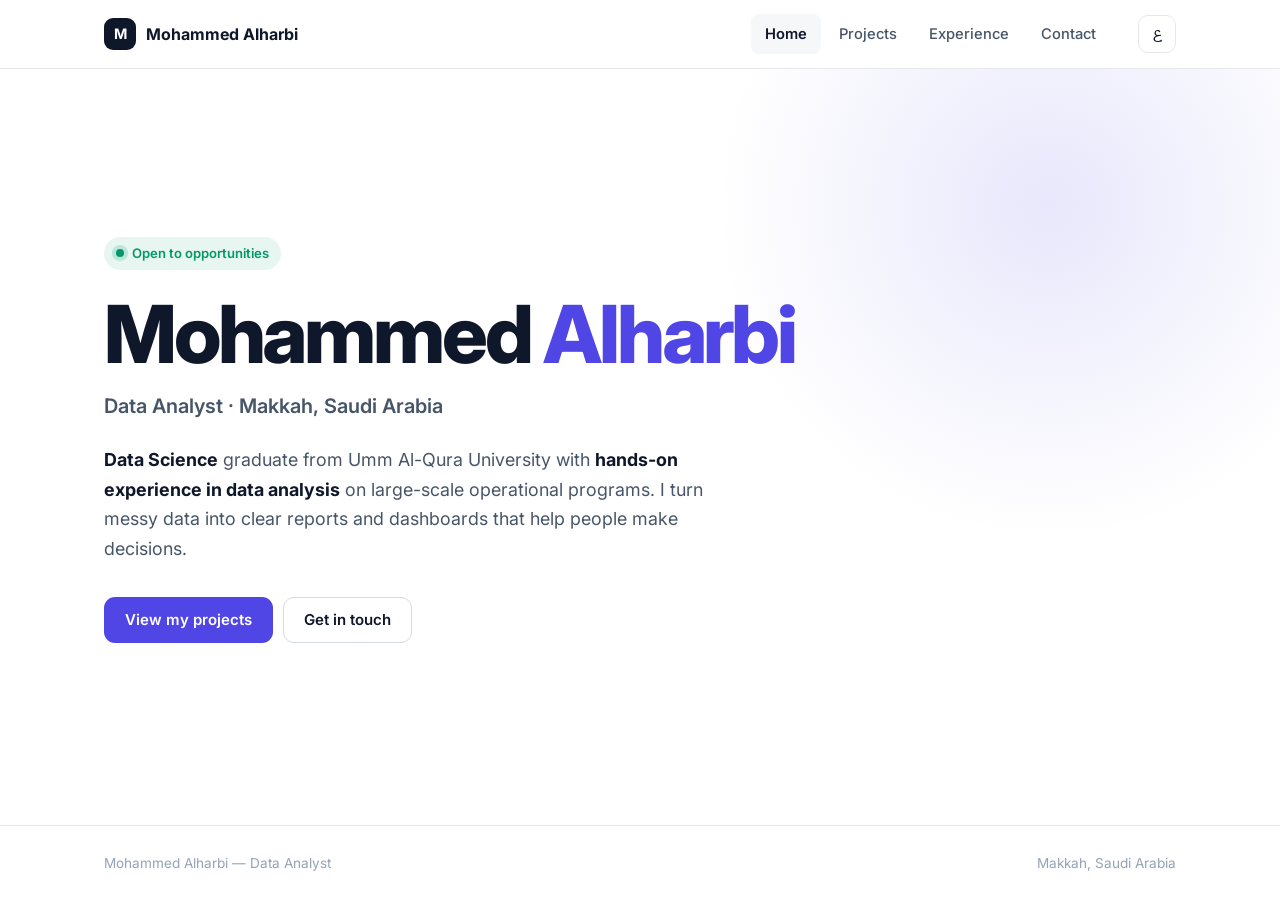
<file: index.html>
<!DOCTYPE html>
<html lang="en" dir="ltr">
<head>
<meta charset="UTF-8">
<meta name="viewport" content="width=device-width, initial-scale=1.0">
<title>Mohammed Alharbi — Data Analyst</title>
<meta name="description" content="Data Analyst in Makkah, Saudi Arabia. Data Science graduate with hands-on experience in data analysis.">
<meta property="og:type" content="website">
<meta property="og:title" content="Mohammed Alharbi — Data Analyst">
<meta property="og:description" content="Data Analyst in Makkah, Saudi Arabia. Data Science graduate with hands-on experience in data analysis.">
<meta property="og:image" content="https://dsmohammedharbi.github.io/og.png">
<meta name="twitter:card" content="summary_large_image">
<meta name="theme-color" content="#FFFFFF">
<link rel="icon" href="favicon.ico" sizes="any">
<link rel="apple-touch-icon" href="apple-touch-icon.png">
<link rel="preconnect" href="https://fonts.googleapis.com">
<link rel="preconnect" href="https://fonts.gstatic.com" crossorigin>
<link href="https://fonts.googleapis.com/css2?family=Inter:wght@400;500;600;700;800&family=IBM+Plex+Sans+Arabic:wght@400;500;600;700&display=swap" rel="stylesheet">
<link rel="stylesheet" href="assets/style.css">
</head>
<body data-page="home" data-title-ar="محمد الحربي — محلل بيانات">

<nav class="nav">
  <div class="nav-in">
    <a class="brand" href="index.html"><span class="mark">M</span><span data-ar="محمد الحربي">Mohammed Alharbi</span></a>
    <ul class="nav-links">
      <li><a href="index.html" data-nav="home" data-ar="الرئيسية">Home</a></li>
      <li><a href="projects.html" data-nav="projects" data-ar="المشاريع">Projects</a></li>
      <li><a href="experience.html" data-nav="experience" data-ar="الخبرة">Experience</a></li>
      <li><a href="contact.html" data-nav="contact" data-ar="تواصل">Contact</a></li>
    </ul>
    <div class="nav-right">
      <button class="icon-btn" id="langBtn" aria-label="Switch language">ع</button>
      <button class="icon-btn burger" id="burger" aria-label="Open menu"><svg viewBox="0 0 24 24"><path d="M3 7h18M3 12h18M3 17h18"/></svg></button>
    </div>
  </div>
</nav>
<div class="sheet" id="sheet">
  <button class="icon-btn sheet-close" id="sheetClose" aria-label="Close menu"><svg viewBox="0 0 24 24"><path d="M18 6 6 18M6 6l12 12"/></svg></button>
  <a href="index.html" data-nav="home" data-ar="الرئيسية">Home</a>
  <a href="projects.html" data-nav="projects" data-ar="المشاريع">Projects</a>
  <a href="experience.html" data-nav="experience" data-ar="الخبرة">Experience</a>
  <a href="contact.html" data-nav="contact" data-ar="تواصل">Contact</a>
</div>

<main>
<section class="home">
  <div class="wrap">
    <span class="pill rv"><i></i><span data-ar="متاح للفرص">Open to opportunities</span></span>
    <h1 class="rv" data-ar="محمد <span>الحربي</span>">Mohammed <span>Alharbi</span></h1>
    <div class="role rv" data-ar="محلل بيانات · مكة المكرمة">Data Analyst · Makkah, Saudi Arabia</div>
    <p class="intro rv" data-ar="خريج <strong>علوم بيانات</strong> من جامعة أم القرى، وعندي <strong>خبرة عملية في تحليل البيانات</strong> على برامج تشغيلية كبيرة. أحوّل البيانات المبعثرة إلى تقارير وداشبوردات واضحة تساعد على اتخاذ القرار.">
      <strong>Data Science</strong> graduate from Umm Al-Qura University with <strong>hands-on experience in data analysis</strong>
      on large-scale operational programs. I turn messy data into clear reports and dashboards that help people make decisions.
    </p>
    <div class="home-actions rv">
      <a class="btn btn-accent" href="projects.html" data-ar="شاهد مشاريعي">View my projects</a>
      <a class="btn btn-line" href="contact.html" data-ar="تواصل معي">Get in touch</a>
    </div>
  </div>
</section>
</main>

<footer>
  <div class="wrap foot">
    <span data-ar="محمد الحربي — محلل بيانات">Mohammed Alharbi — Data Analyst</span>
    <span data-ar="مكة المكرمة، السعودية">Makkah, Saudi Arabia</span>
  </div>
</footer>
<script src="assets/app.js"></script>
</body>
</html>
</file>
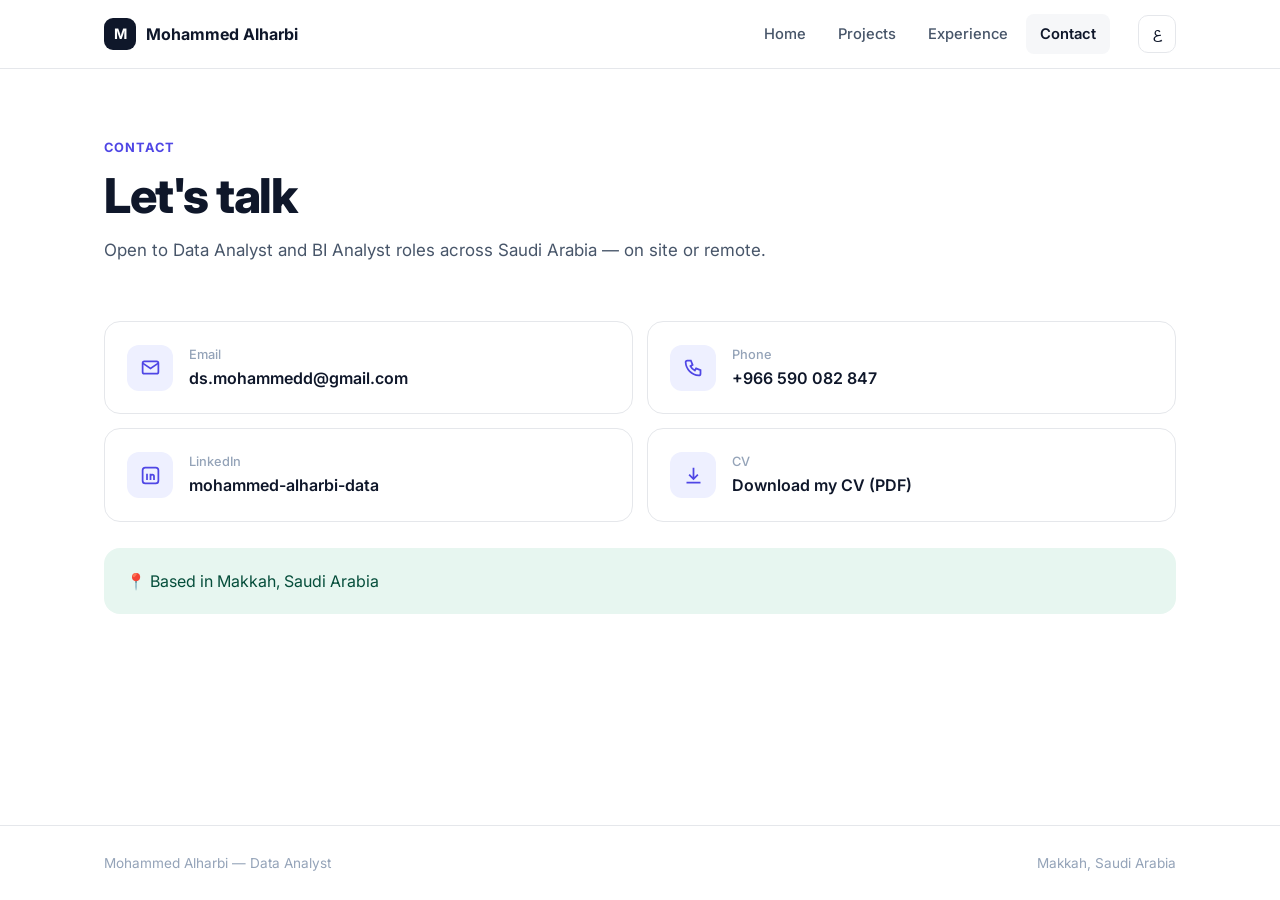
<file: contact.html>
<!DOCTYPE html>
<html lang="en" dir="ltr">
<head>
<meta charset="UTF-8">
<meta name="viewport" content="width=device-width, initial-scale=1.0">
<title>Contact — Mohammed Alharbi</title>
<meta name="description" content="Contact Mohammed Alharbi, Data Analyst in Makkah, Saudi Arabia.">
<meta property="og:type" content="website">
<meta property="og:title" content="Contact — Mohammed Alharbi">
<meta property="og:description" content="Contact Mohammed Alharbi, Data Analyst in Makkah, Saudi Arabia.">
<meta property="og:image" content="https://dsmohammedharbi.github.io/og.png">
<meta name="twitter:card" content="summary_large_image">
<meta name="theme-color" content="#FFFFFF">
<link rel="icon" href="favicon.ico" sizes="any">
<link rel="apple-touch-icon" href="apple-touch-icon.png">
<link rel="preconnect" href="https://fonts.googleapis.com">
<link rel="preconnect" href="https://fonts.gstatic.com" crossorigin>
<link href="https://fonts.googleapis.com/css2?family=Inter:wght@400;500;600;700;800&family=IBM+Plex+Sans+Arabic:wght@400;500;600;700&display=swap" rel="stylesheet">
<link rel="stylesheet" href="assets/style.css">
</head>
<body data-page="contact" data-title-ar="تواصل — محمد الحربي">

<nav class="nav">
  <div class="nav-in">
    <a class="brand" href="index.html"><span class="mark">M</span><span data-ar="محمد الحربي">Mohammed Alharbi</span></a>
    <ul class="nav-links">
      <li><a href="index.html" data-nav="home" data-ar="الرئيسية">Home</a></li>
      <li><a href="projects.html" data-nav="projects" data-ar="المشاريع">Projects</a></li>
      <li><a href="experience.html" data-nav="experience" data-ar="الخبرة">Experience</a></li>
      <li><a href="contact.html" data-nav="contact" data-ar="تواصل">Contact</a></li>
    </ul>
    <div class="nav-right">
      <button class="icon-btn" id="langBtn" aria-label="Switch language">ع</button>
      <button class="icon-btn burger" id="burger" aria-label="Open menu"><svg viewBox="0 0 24 24"><path d="M3 7h18M3 12h18M3 17h18"/></svg></button>
    </div>
  </div>
</nav>
<div class="sheet" id="sheet">
  <button class="icon-btn sheet-close" id="sheetClose" aria-label="Close menu"><svg viewBox="0 0 24 24"><path d="M18 6 6 18M6 6l12 12"/></svg></button>
  <a href="index.html" data-nav="home" data-ar="الرئيسية">Home</a>
  <a href="projects.html" data-nav="projects" data-ar="المشاريع">Projects</a>
  <a href="experience.html" data-nav="experience" data-ar="الخبرة">Experience</a>
  <a href="contact.html" data-nav="contact" data-ar="تواصل">Contact</a>
</div>

<main>
<div class="wrap">
  <header class="page-head rv">
    <span class="eyebrow" data-ar="تواصل">Contact</span>
    <h1 data-ar="خلنا نتكلم">Let's talk</h1>
    <p data-ar="متاح لوظائف محلل بيانات ومحلل ذكاء أعمال في السعودية، حضورياً أو عن بُعد.">Open to Data Analyst and BI Analyst roles across Saudi Arabia — on site or remote.</p>
  </header>
  <section class="sec">
    <div class="contact-grid">
      <a class="cbox rv" href="mailto:ds.mohammedd@gmail.com"><span class="ic"><svg viewBox="0 0 24 24"><rect x="3" y="5" width="18" height="14" rx="2"/><path d="m3 7 9 6 9-6"/></svg></span>
        <span><small data-ar="البريد الإلكتروني">Email</small><span>ds.mohammedd@gmail.com</span></span></a>
      <a class="cbox rv" href="tel:+966590082847"><span class="ic"><svg viewBox="0 0 24 24"><path d="M5 4h4l2 5-2.5 1.5a11 11 0 0 0 5 5L15 13l5 2v4a2 2 0 0 1-2 2A16 16 0 0 1 3 6a2 2 0 0 1 2-2"/></svg></span>
        <span><small data-ar="الجوال">Phone</small><span dir="ltr">+966 590 082 847</span></span></a>
      <a class="cbox rv" href="https://linkedin.com/in/mohammed-alharbi-data" target="_blank" rel="noopener"><span class="ic"><svg viewBox="0 0 24 24"><rect x="3" y="3" width="18" height="18" rx="3"/><path d="M8 10v7M8 7v.01M12 17v-4a2 2 0 0 1 4 0v4M12 10v7"/></svg></span>
        <span><small>LinkedIn</small><span>mohammed-alharbi-data</span></span></a>
      <a class="cbox rv" href="Mohammed_Alharbi_Data_Analyst_CV.pdf" target="_blank" rel="noopener"><span class="ic"><svg viewBox="0 0 24 24"><path d="M12 3v12M7 11l5 5 5-5M4 20h16"/></svg></span>
        <span><small data-ar="السيرة الذاتية">CV</small><span data-ar="تحميل السيرة الذاتية (PDF)">Download my CV (PDF)</span></span></a>
    </div>
    <div class="avail rv" data-ar="📍 مكة المكرمة، السعودية">📍 Based in Makkah, Saudi Arabia</div>
  </section>
</div>
</main>

<footer>
  <div class="wrap foot">
    <span data-ar="محمد الحربي — محلل بيانات">Mohammed Alharbi — Data Analyst</span>
    <span data-ar="مكة المكرمة، السعودية">Makkah, Saudi Arabia</span>
  </div>
</footer>
<script src="assets/app.js"></script>
</body>
</html>
</file>
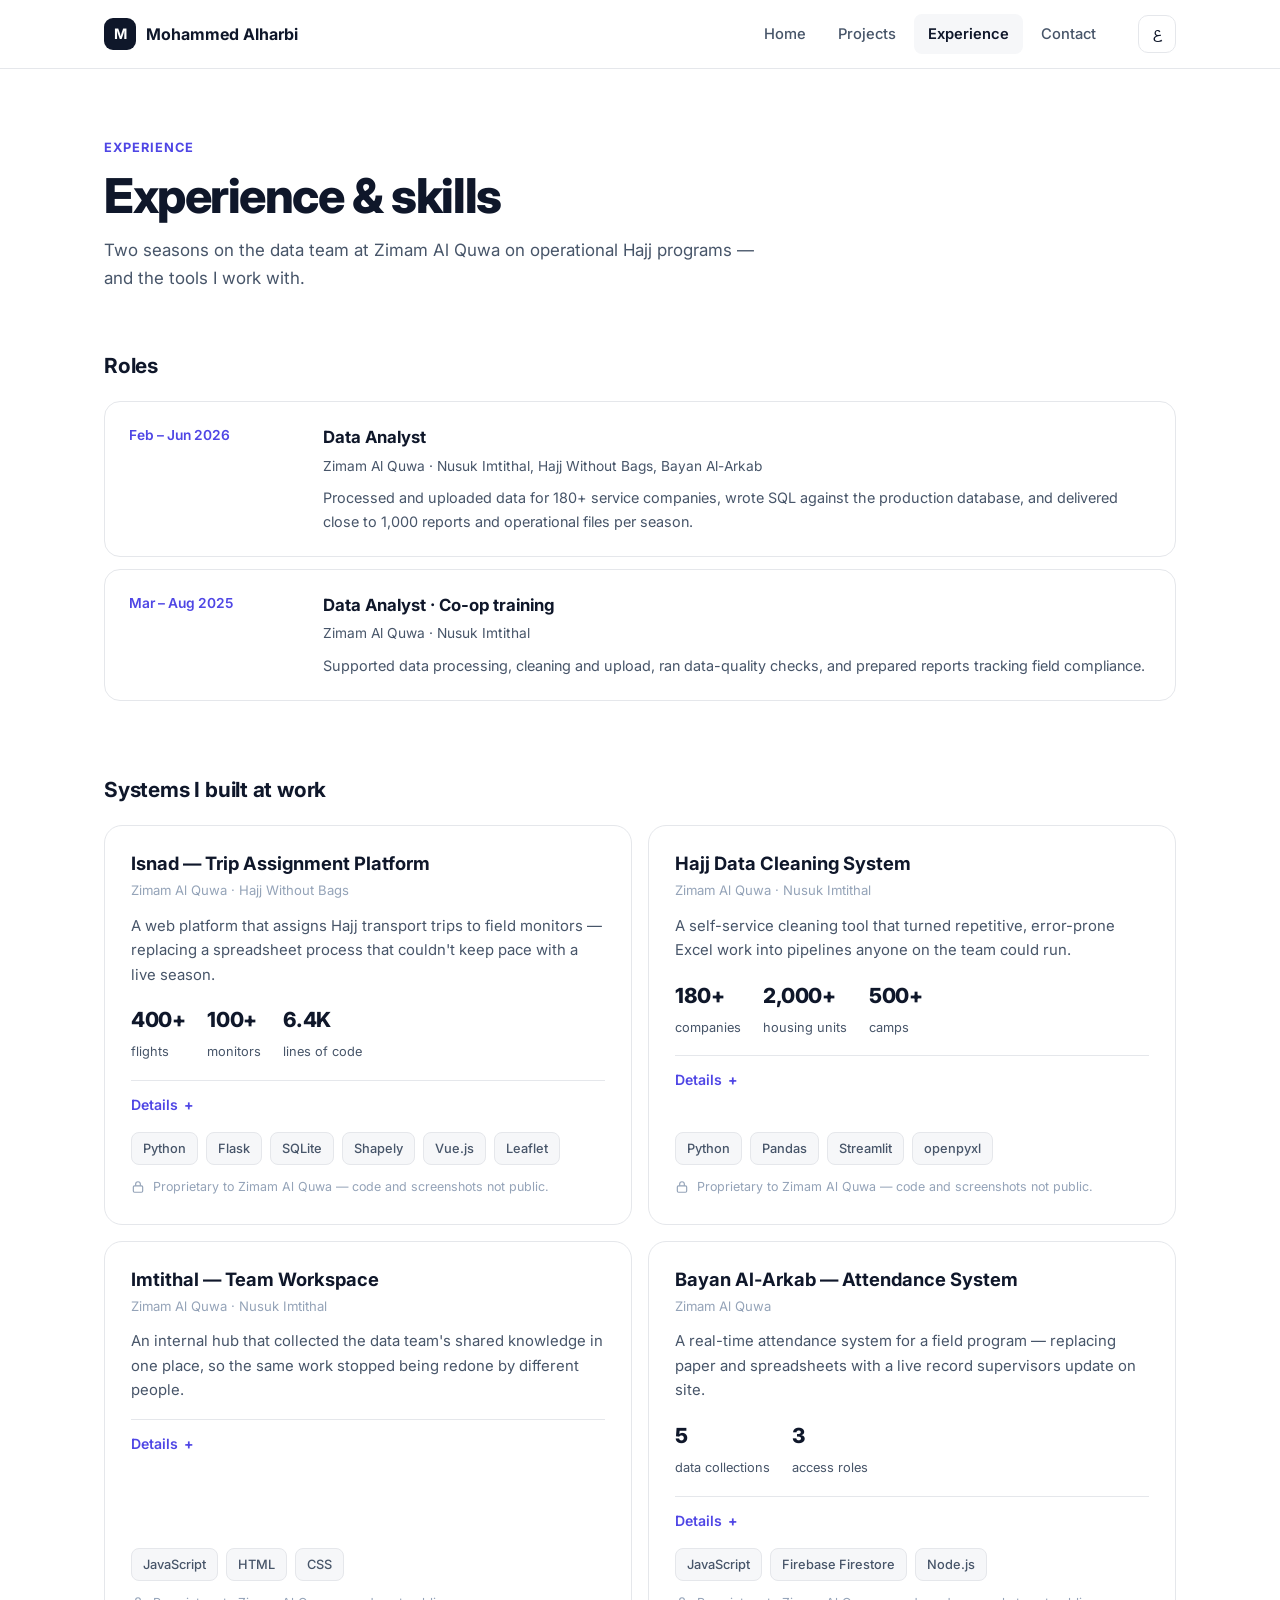
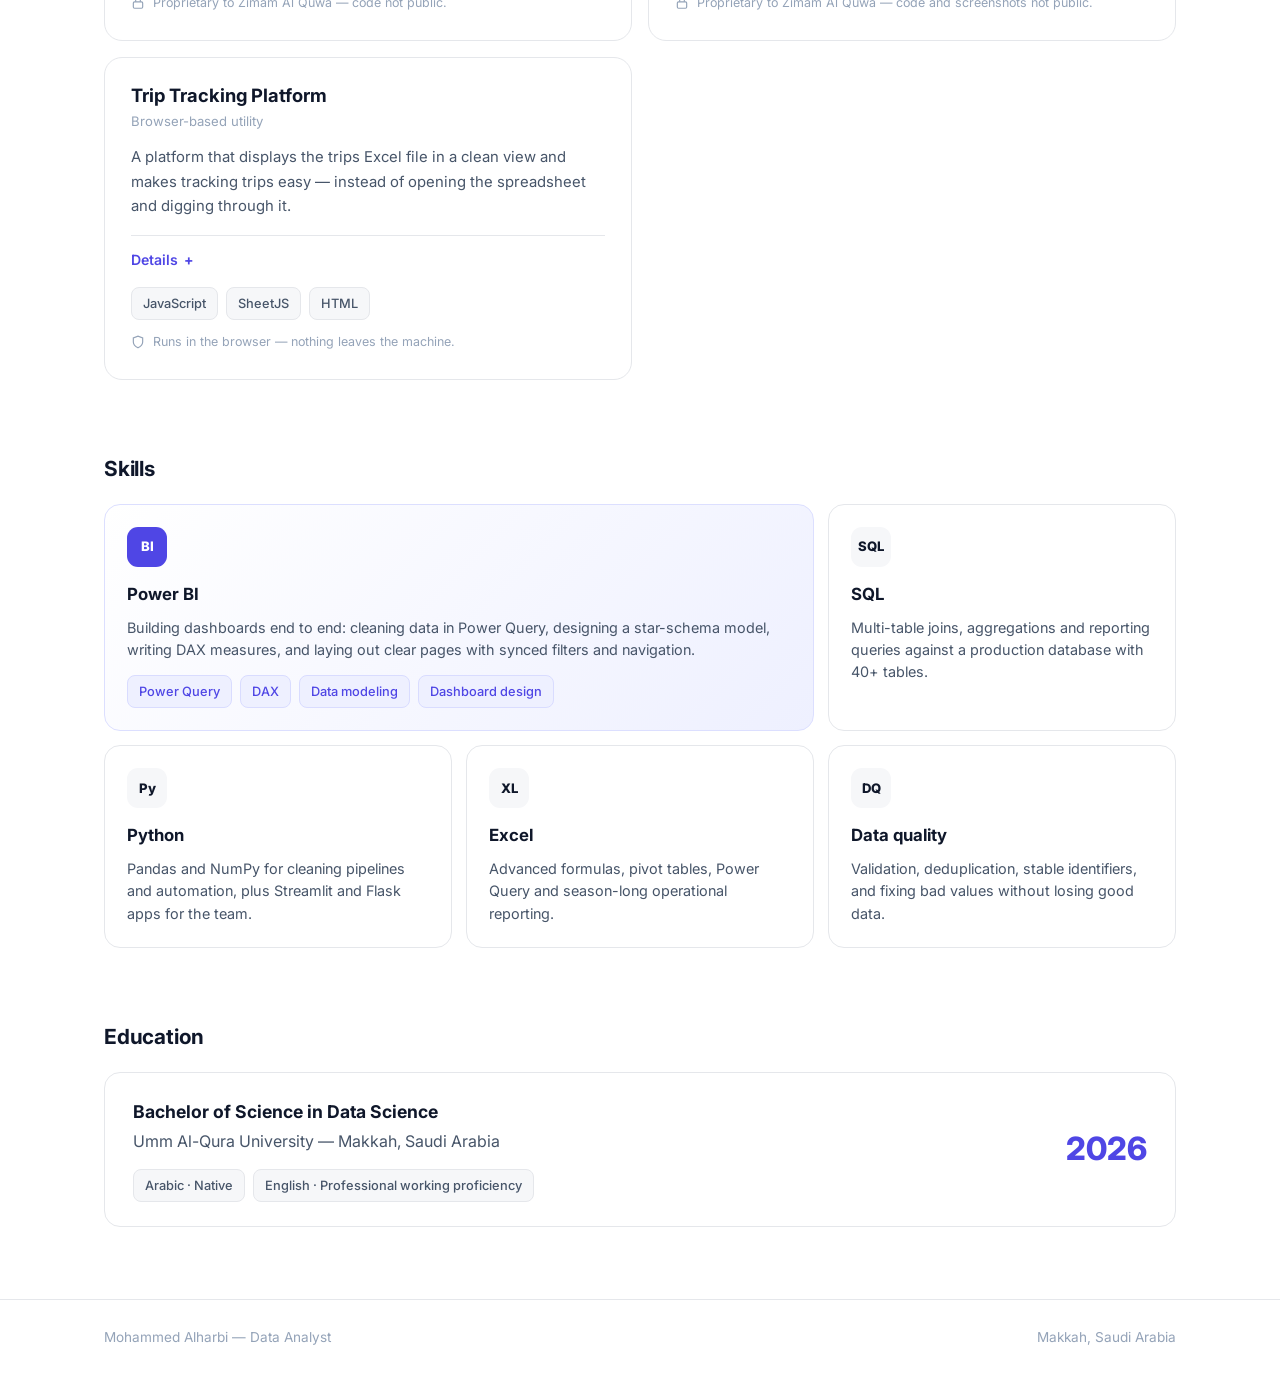
<file: experience.html>
<!DOCTYPE html>
<html lang="en" dir="ltr">
<head>
<meta charset="UTF-8">
<meta name="viewport" content="width=device-width, initial-scale=1.0">
<title>Experience — Mohammed Alharbi</title>
<meta name="description" content="Experience, systems and skills of Mohammed Alharbi, Data Analyst.">
<meta property="og:type" content="website">
<meta property="og:title" content="Experience — Mohammed Alharbi">
<meta property="og:description" content="Experience, systems and skills of Mohammed Alharbi, Data Analyst.">
<meta property="og:image" content="https://dsmohammedharbi.github.io/og.png">
<meta name="twitter:card" content="summary_large_image">
<meta name="theme-color" content="#FFFFFF">
<link rel="icon" href="favicon.ico" sizes="any">
<link rel="apple-touch-icon" href="apple-touch-icon.png">
<link rel="preconnect" href="https://fonts.googleapis.com">
<link rel="preconnect" href="https://fonts.gstatic.com" crossorigin>
<link href="https://fonts.googleapis.com/css2?family=Inter:wght@400;500;600;700;800&family=IBM+Plex+Sans+Arabic:wght@400;500;600;700&display=swap" rel="stylesheet">
<link rel="stylesheet" href="assets/style.css">
</head>
<body data-page="experience" data-title-ar="الخبرة — محمد الحربي">

<nav class="nav">
  <div class="nav-in">
    <a class="brand" href="index.html"><span class="mark">M</span><span data-ar="محمد الحربي">Mohammed Alharbi</span></a>
    <ul class="nav-links">
      <li><a href="index.html" data-nav="home" data-ar="الرئيسية">Home</a></li>
      <li><a href="projects.html" data-nav="projects" data-ar="المشاريع">Projects</a></li>
      <li><a href="experience.html" data-nav="experience" data-ar="الخبرة">Experience</a></li>
      <li><a href="contact.html" data-nav="contact" data-ar="تواصل">Contact</a></li>
    </ul>
    <div class="nav-right">
      <button class="icon-btn" id="langBtn" aria-label="Switch language">ع</button>
      <button class="icon-btn burger" id="burger" aria-label="Open menu"><svg viewBox="0 0 24 24"><path d="M3 7h18M3 12h18M3 17h18"/></svg></button>
    </div>
  </div>
</nav>
<div class="sheet" id="sheet">
  <button class="icon-btn sheet-close" id="sheetClose" aria-label="Close menu"><svg viewBox="0 0 24 24"><path d="M18 6 6 18M6 6l12 12"/></svg></button>
  <a href="index.html" data-nav="home" data-ar="الرئيسية">Home</a>
  <a href="projects.html" data-nav="projects" data-ar="المشاريع">Projects</a>
  <a href="experience.html" data-nav="experience" data-ar="الخبرة">Experience</a>
  <a href="contact.html" data-nav="contact" data-ar="تواصل">Contact</a>
</div>

<main>
<div class="wrap">
  <header class="page-head rv">
    <span class="eyebrow" data-ar="الخبرة">Experience</span>
    <h1 data-ar="الخبرة والمهارات">Experience &amp; skills</h1>
    <p data-ar="موسمين في فريق البيانات بشركة زمام القوة على برامج حج تشغيلية، والأدوات اللي أشتغل فيها.">Two seasons on the data team at Zimam Al Quwa on operational Hajj programs — and the tools I work with.</p>
  </header>

  <section class="sec block">
    <h2 class="sec-title rv" data-ar="الوظائف">Roles</h2>
    <div class="timeline">
      <div class="role-card rv"><span class="when" data-ar="فبراير – يونيو 2026">Feb – Jun 2026</span><div><h4 data-ar="محلل بيانات">Data Analyst</h4><span class="org" data-ar="زمام القوة · نسك امتثال، حاج بلا حقيبة، بيان الأركاب">Zimam Al Quwa · Nusuk Imtithal, Hajj Without Bags, Bayan Al-Arkab</span>
        <p data-ar="معالجة ورفع بيانات 180+ شركة خدمة، واستعلامات SQL على قاعدة بيانات إنتاجية، وقرابة 1,000 تقرير وملف تشغيلي في الموسم.">Processed and uploaded data for 180+ service companies, wrote SQL against the production database, and delivered close to 1,000 reports and operational files per season.</p></div></div>
      <div class="role-card rv"><span class="when" data-ar="مارس – أغسطس 2025">Mar – Aug 2025</span><div><h4 data-ar="محلل بيانات · تدريب تعاوني">Data Analyst · Co-op training</h4><span class="org" data-ar="زمام القوة · نسك امتثال">Zimam Al Quwa · Nusuk Imtithal</span>
        <p data-ar="دعم معالجة وتنظيف ورفع البيانات، وفحوصات جودة البيانات، وتجهيز تقارير متابعة الامتثال الميداني.">Supported data processing, cleaning and upload, ran data-quality checks, and prepared reports tracking field compliance.</p></div></div>
    </div>
  </section>

  <section class="sec block" style="padding-top:0">
    <h2 class="sec-title rv" data-ar="أنظمة بنيتها في العمل">Systems I built at work</h2>
    <div class="cases">
      <article class="case rv" id="isnad">
        <h3 data-ar="الإسناد — منصة إسناد الرحلات">Isnad — Trip Assignment Platform</h3><div class="org" data-ar="زمام القوة · حاج بلا حقيبة">Zimam Al Quwa · Hajj Without Bags</div>
        <p class="sum" data-ar="منصة ويب تُسند رحلات النقل في الحج للمراقبين الميدانيين، بديلاً عن عملية تعتمد على Excel ما عادت تواكب موسماً حيّاً.">A web platform that assigns Hajj transport trips to field monitors — replacing a spreadsheet process that couldn't keep pace with a live season.</p>
        <div class="figs"><div class="fig"><b>400+</b><span data-ar="رحلة">flights</span></div><div class="fig"><b>100+</b><span data-ar="مراقب">monitors</span></div><div class="fig"><b>6.4K</b><span data-ar="سطر برمجي">lines of code</span></div></div>
        <details><summary data-ar="التفاصيل">Details</summary>
          <h5 data-ar="المشكلة">The problem</h5><p data-ar="مئات الرحلات لازم تُطابَق مع عدد محدود من المراقبين عبر مناطق متعددة، كل يوم، والجدول يتغير باستمرار.">Hundreds of flights had to be matched to a limited pool of monitors across multiple areas — every day, while the schedule kept moving.</p>
          <h5 data-ar="ما بنيته">What I built</h5><ul data-ar="<li>استيراد الخطط من Excel مباشرة</li><li>مطابقة جغرافية للرحلات مع مناطق المراقبة على الخريطة</li><li>توزيع متوازن لحمل العمل اليومي</li><li>صلاحيات حسب الدور، وواجهة للجوال</li>"><li>Operational plans ingested straight from Excel</li><li>Geographic matching of trips to monitoring zones, reviewed on a map</li><li>Balanced daily workload across the team</li><li>Role-based access and a mobile view for the field</li></ul></details>
        <div class="chips"><span class="chip">Python</span><span class="chip">Flask</span><span class="chip">SQLite</span><span class="chip">Shapely</span><span class="chip">Vue.js</span><span class="chip">Leaflet</span></div>
        <div class="lock"><svg viewBox="0 0 24 24"><rect x="4" y="10" width="16" height="11" rx="2"/><path d="M8 10V7a4 4 0 0 1 8 0v3"/></svg><span data-ar="ملكية خاصة لشركة زمام القوة — الكود ولقطات الشاشة غير متاحة.">Proprietary to Zimam Al Quwa — code and screenshots not public.</span></div>
      </article>
      <article class="case rv" id="cleaning">
        <h3 data-ar="نظام تنظيف بيانات الحج">Hajj Data Cleaning System</h3><div class="org" data-ar="زمام القوة · نسك امتثال">Zimam Al Quwa · Nusuk Imtithal</div>
        <p class="sum" data-ar="أداة تنظيف ذاتية الخدمة حوّلت شغل Excel المتكرر والمعرّض للخطأ إلى بايبلاينات يقدر أي أحد في الفريق يشغّلها.">A self-service cleaning tool that turned repetitive, error-prone Excel work into pipelines anyone on the team could run.</p>
        <div class="figs"><div class="fig"><b>180+</b><span data-ar="شركة">companies</span></div><div class="fig"><b>2,000+</b><span data-ar="وحدة سكنية">housing units</span></div><div class="fig"><b>500+</b><span data-ar="مخيم">camps</span></div></div>
        <details><summary data-ar="التفاصيل">Details</summary>
          <h5 data-ar="المشكلة">The problem</h5><p data-ar="الملفات تصل من مصادر متعددة بأشكال غير متسقة، وكل نسخة جديدة تهدد بكسر المعرّفات اللي تعتمد عليها التقارير.">Files arrived from many sources in inconsistent shapes, and every new version risked breaking the identifiers reports depended on.</p>
          <h5 data-ar="ما بنيته">What I built</h5><ul data-ar="<li>ستة بايبلاينات تنظيف للمخيمات والمساكن وبيانات الحجاج</li><li>معرّفات ثابتة بين نسخ الملفات</li><li>إزالة تكرار آلية، مع عزل الصفوف المرفوضة بدل حذفها</li><li>مقارنة تبيّن وش تغيّر بين ملفين، وواجهة بدون كود</li>"><li>Six cleaning pipelines for camps, housing and pilgrim data</li><li>Persistent IDs that stay stable across file versions</li><li>Automated deduplication, quarantining rejected rows instead of dropping them</li><li>A version-comparison view and a no-code browser interface</li></ul></details>
        <div class="chips"><span class="chip">Python</span><span class="chip">Pandas</span><span class="chip">Streamlit</span><span class="chip">openpyxl</span></div>
        <div class="lock"><svg viewBox="0 0 24 24"><rect x="4" y="10" width="16" height="11" rx="2"/><path d="M8 10V7a4 4 0 0 1 8 0v3"/></svg><span data-ar="ملكية خاصة لشركة زمام القوة — الكود ولقطات الشاشة غير متاحة.">Proprietary to Zimam Al Quwa — code and screenshots not public.</span></div>
      </article>
      <article class="case rv" id="imtithal">
        <h3 data-ar="امتثال — مساحة عمل الفريق">Imtithal — Team Workspace</h3><div class="org" data-ar="زمام القوة · نسك امتثال">Zimam Al Quwa · Nusuk Imtithal</div>
        <p class="sum" data-ar="مركز داخلي يجمع معرفة فريق البيانات في مكان واحد، عشان يتوقف تكرار نفس الشغل من أكثر من شخص.">An internal hub that collected the data team's shared knowledge in one place, so the same work stopped being redone by different people.</p>
        
        <details><summary data-ar="التفاصيل">Details</summary>
          <h5 data-ar="المشكلة">The problem</h5><p data-ar="استعلامات التقارير والسكربتات كانت متناثرة على الأجهزة والمحادثات، وتنكتب من الصفر كل موسم.">Reporting queries and helper scripts were scattered across machines and chats — rewritten from scratch each season.</p>
          <h5 data-ar="ما بنيته">What I built</h5><ul data-ar="<li>مكتبة مشتركة قابلة للبحث لاستعلامات SQL</li><li>سكربتات قابلة لإعادة الاستخدام مع ملاحظات</li><li>أداة لمقارنة نسختين من البيانات</li>"><li>A shared, searchable SQL query library</li><li>Reusable scripts with usage notes</li><li>A utility for comparing two versions of a dataset</li></ul></details>
        <div class="chips"><span class="chip">JavaScript</span><span class="chip">HTML</span><span class="chip">CSS</span></div>
        <div class="lock"><svg viewBox="0 0 24 24"><rect x="4" y="10" width="16" height="11" rx="2"/><path d="M8 10V7a4 4 0 0 1 8 0v3"/></svg><span data-ar="ملكية خاصة لشركة زمام القوة — الكود غير متاح.">Proprietary to Zimam Al Quwa — code not public.</span></div>
      </article>
      <article class="case rv" id="attendance">
        <h3 data-ar="بيان الأركاب — نظام الحضور">Bayan Al-Arkab — Attendance System</h3><div class="org" data-ar="زمام القوة">Zimam Al Quwa</div>
        <p class="sum" data-ar="نظام حضور فوري لبرنامج عمليات ميداني، بديلاً عن الورق وExcel بسجل حيّ يحدّثه المشرفون من الموقع.">A real-time attendance system for a field program — replacing paper and spreadsheets with a live record supervisors update on site.</p>
        <div class="figs"><div class="fig"><b>5</b><span data-ar="مجموعات بيانات">data collections</span></div><div class="fig"><b>3</b><span data-ar="مستويات صلاحيات">access roles</span></div></div>
        <details><summary data-ar="التفاصيل">Details</summary>
          <h5 data-ar="المشكلة">The problem</h5><p data-ar="الحضور كان يُسجَّل يدوياً ويُطابَق لاحقاً، فقرارات التشغيل في نفس اليوم كانت تخمين.">Attendance was recorded manually and reconciled later, so same-day staffing decisions were guesswork.</p>
          <h5 data-ar="ما بنيته">What I built</h5><ul data-ar="<li>سجلات الموظفين والأقسام في مخزن حيّ واحد</li><li>تسجيل حضور يومي بظهور فوري للمشرفين</li><li>لوحة تلخّص الحضور حسب القسم واليوم</li>"><li>Employee and department records in one live store</li><li>Daily attendance with immediate visibility for supervisors</li><li>A dashboard summarising attendance by department and day</li></ul></details>
        <div class="chips"><span class="chip">JavaScript</span><span class="chip">Firebase Firestore</span><span class="chip">Node.js</span></div>
        <div class="lock"><svg viewBox="0 0 24 24"><rect x="4" y="10" width="16" height="11" rx="2"/><path d="M8 10V7a4 4 0 0 1 8 0v3"/></svg><span data-ar="ملكية خاصة لشركة زمام القوة — الكود ولقطات الشاشة غير متاحة.">Proprietary to Zimam Al Quwa — code and screenshots not public.</span></div>
      </article>
      <article class="case rv" id="scheduler">
        <h3 data-ar="منصة تتبع الرحلات">Trip Tracking Platform</h3><div class="org" data-ar="أداة تعمل في المتصفح">Browser-based utility</div>
        <p class="sum" data-ar="منصة تعرض ملف Excel الرحلات بشكل مرتب، وتسهّل تتبع الرحلات بدل فتح ملف Excel والتدوير فيه.">A platform that displays the trips Excel file in a clean view and makes tracking trips easy — instead of opening the spreadsheet and digging through it.</p>
        
        <details><summary data-ar="التفاصيل">Details</summary>
          <h5 data-ar="المشكلة">The problem</h5><p data-ar="متابعة الرحلات كانت تعني فتح ملف Excel كبير والتدوير فيه يدوياً.">Following trips meant opening a large Excel file and searching through it by hand.</p>
          <h5 data-ar="ما بنيته">What I built</h5><ul data-ar="<li>تحميل ملف Excel الرحلات مباشرة داخل المتصفح</li><li>عرض الرحلات بشكل مرتب وسهل القراءة</li><li>تسهيل متابعة كل رحلة بدون فتح ملف Excel</li>"><li>Loads the trips Excel file directly in the browser</li><li>Shows the trips in an organised, easy-to-read view</li><li>Makes following each trip quick, without opening the spreadsheet</li></ul></details>
        <div class="chips"><span class="chip">JavaScript</span><span class="chip">SheetJS</span><span class="chip">HTML</span></div>
        <div class="lock"><svg viewBox="0 0 24 24"><path d="M12 22s8-4 8-10V5l-8-3-8 3v7c0 6 8 10 8 10z"/></svg><span data-ar="تعمل داخل المتصفح، وما يطلع أي شي من الجهاز.">Runs in the browser — nothing leaves the machine.</span></div>
      </article>
    </div>
  </section>

  <section class="sec block" style="padding-top:0">
    <h2 class="sec-title rv" data-ar="المهارات">Skills</h2>
    <div class="skills">
      <div class="skill feature rv"><div class="skill-ic">BI</div><h4>Power BI</h4>
        <p data-ar="بناء داشبوردات من الصفر: تنظيف البيانات في Power Query، وتصميم موديل Star schema، وكتابة مقاييس DAX، وتصميم صفحات واضحة بفلاتر مشتركة وتنقل.">Building dashboards end to end: cleaning data in Power Query, designing a star-schema model, writing DAX measures, and laying out clear pages with synced filters and navigation.</p>
        <div class="chips"><span class="chip hl">Power Query</span><span class="chip hl">DAX</span><span class="chip hl" data-ar="نمذجة البيانات">Data modeling</span><span class="chip hl" data-ar="تصميم الداشبورد">Dashboard design</span></div></div>
      <div class="skill rv"><div class="skill-ic">SQL</div><h4>SQL</h4>
        <p data-ar="ربط جداول متعددة وتجميعات واستعلامات تقارير على قاعدة بيانات إنتاجية فيها أكثر من 40 جدول.">Multi-table joins, aggregations and reporting queries against a production database with 40+ tables.</p></div>
      <div class="skill rv"><div class="skill-ic">Py</div><h4>Python</h4>
        <p data-ar="Pandas وNumPy لبايبلاينات التنظيف والأتمتة، وتطبيقات Streamlit وFlask للفريق.">Pandas and NumPy for cleaning pipelines and automation, plus Streamlit and Flask apps for the team.</p></div>
      <div class="skill rv"><div class="skill-ic">XL</div><h4>Excel</h4>
        <p data-ar="معادلات متقدمة، وجداول محورية، وPower Query، وتقارير تشغيلية طوال الموسم.">Advanced formulas, pivot tables, Power Query and season-long operational reporting.</p></div>
      <div class="skill rv"><div class="skill-ic">DQ</div><h4 data-ar="جودة البيانات">Data quality</h4>
        <p data-ar="التحقق، وإزالة التكرار، والمعرّفات الثابتة، ومعالجة القيم الغلط بدون ما أخسر البيانات الصحيحة.">Validation, deduplication, stable identifiers, and fixing bad values without losing good data.</p></div>
    </div>
  </section>

  <section class="sec block" style="padding-top:0">
    <h2 class="sec-title rv" data-ar="التعليم">Education</h2>
    <div class="edu rv">
      <div><h4 data-ar="بكالوريوس علوم البيانات">Bachelor of Science in Data Science</h4>
        <p data-ar="جامعة أم القرى — مكة المكرمة">Umm Al-Qura University — Makkah, Saudi Arabia</p>
        <div class="chips" style="margin-top:14px"><span class="chip" data-ar="العربية · اللغة الأم">Arabic · Native</span><span class="chip" data-ar="الإنجليزية · إجادة عمل مهنية">English · Professional working proficiency</span></div></div>
      <div class="yr">2026</div>
    </div>
  </section>
</div>
</main>

<footer>
  <div class="wrap foot">
    <span data-ar="محمد الحربي — محلل بيانات">Mohammed Alharbi — Data Analyst</span>
    <span data-ar="مكة المكرمة، السعودية">Makkah, Saudi Arabia</span>
  </div>
</footer>
<script src="assets/app.js"></script>
</body>
</html>
</file>
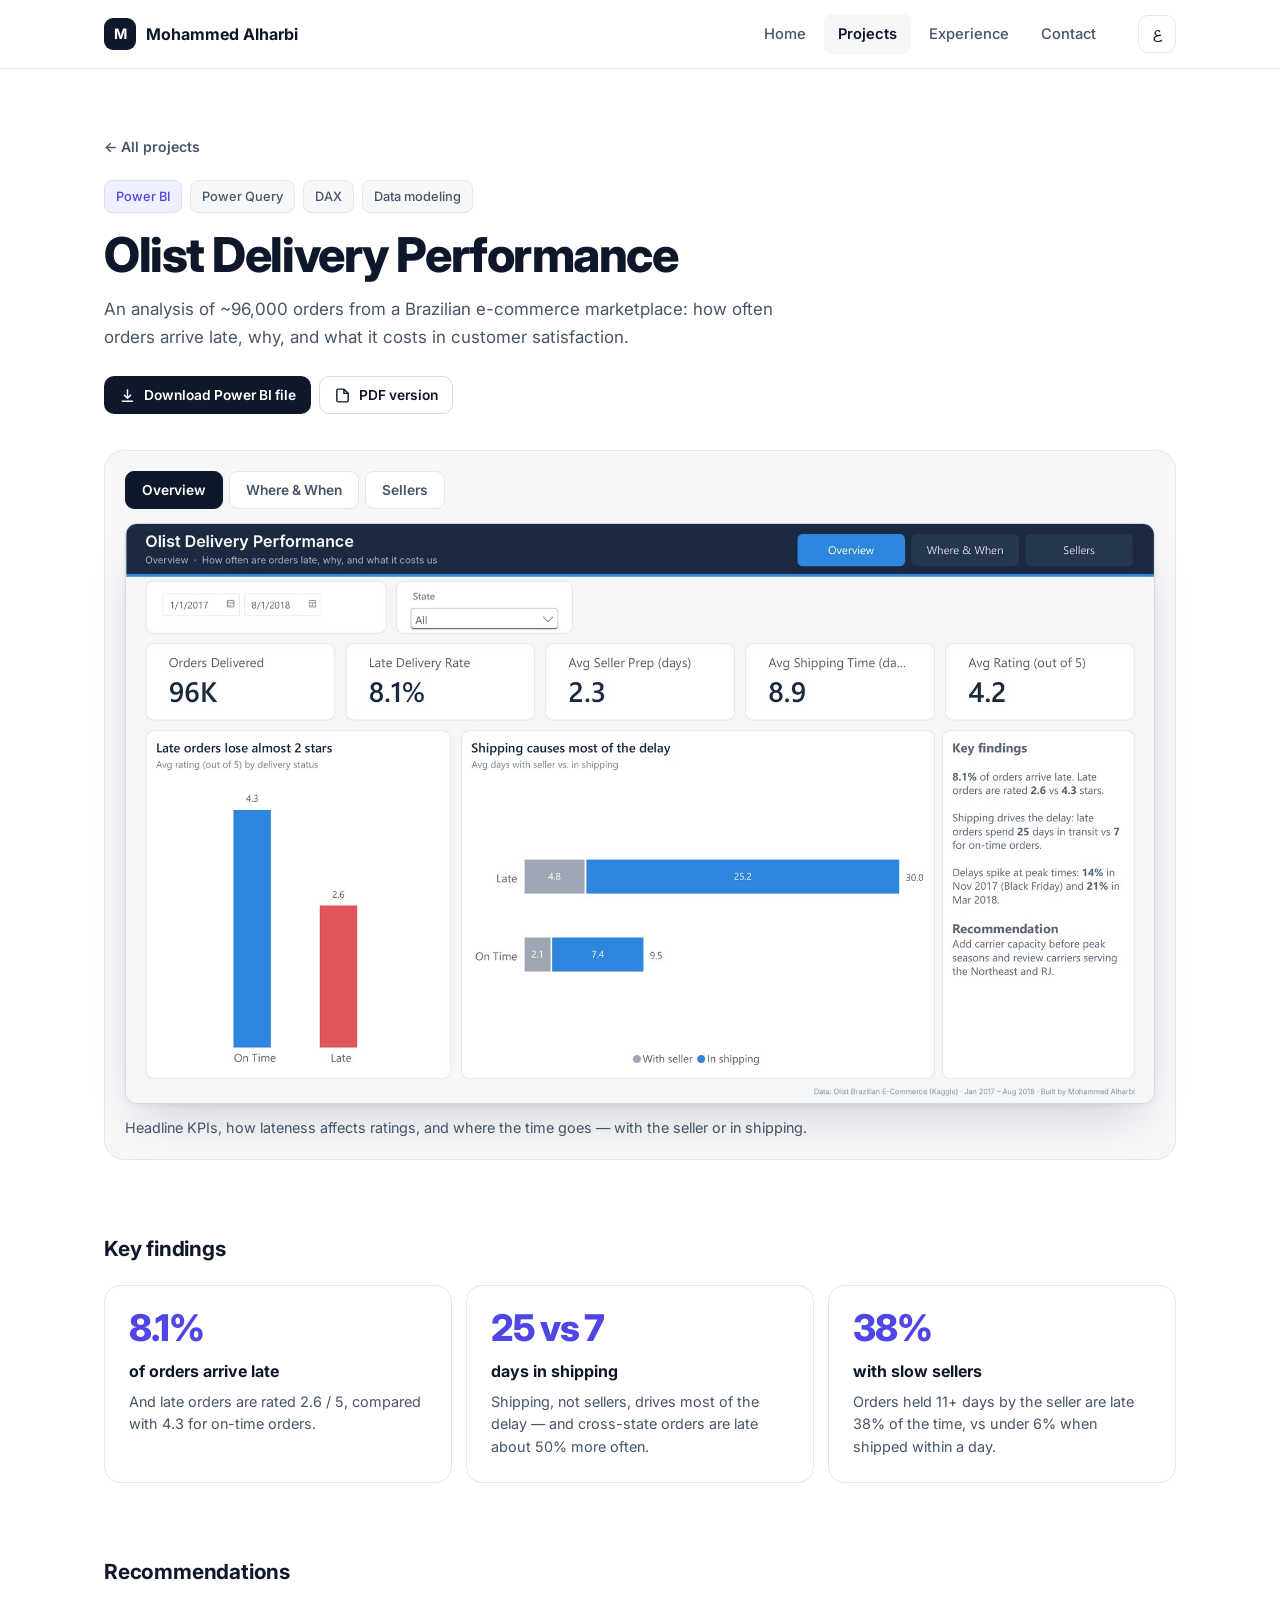
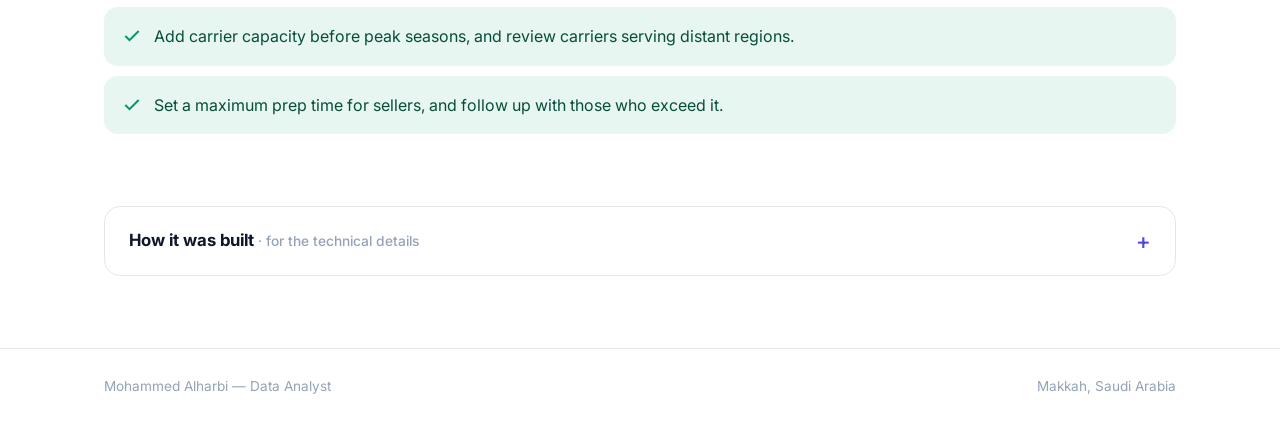
<file: olist.html>
<!DOCTYPE html>
<html lang="en" dir="ltr">
<head>
<meta charset="UTF-8">
<meta name="viewport" content="width=device-width, initial-scale=1.0">
<title>Olist Delivery Performance — Mohammed Alharbi</title>
<meta name="description" content="Power BI dashboard analysing 96K e-commerce orders: late deliveries, causes and impact on ratings.">
<meta property="og:type" content="website">
<meta property="og:title" content="Olist Delivery Performance — Mohammed Alharbi">
<meta property="og:description" content="Power BI dashboard analysing 96K e-commerce orders: late deliveries, causes and impact on ratings.">
<meta property="og:image" content="https://dsmohammedharbi.github.io/og.png">
<meta name="twitter:card" content="summary_large_image">
<meta name="theme-color" content="#FFFFFF">
<link rel="icon" href="favicon.ico" sizes="any">
<link rel="apple-touch-icon" href="apple-touch-icon.png">
<link rel="preconnect" href="https://fonts.googleapis.com">
<link rel="preconnect" href="https://fonts.gstatic.com" crossorigin>
<link href="https://fonts.googleapis.com/css2?family=Inter:wght@400;500;600;700;800&family=IBM+Plex+Sans+Arabic:wght@400;500;600;700&display=swap" rel="stylesheet">
<link rel="stylesheet" href="assets/style.css">
</head>
<body data-page="projects" data-title-ar="أداء التوصيل في Olist — محمد الحربي">

<nav class="nav">
  <div class="nav-in">
    <a class="brand" href="index.html"><span class="mark">M</span><span data-ar="محمد الحربي">Mohammed Alharbi</span></a>
    <ul class="nav-links">
      <li><a href="index.html" data-nav="home" data-ar="الرئيسية">Home</a></li>
      <li><a href="projects.html" data-nav="projects" data-ar="المشاريع">Projects</a></li>
      <li><a href="experience.html" data-nav="experience" data-ar="الخبرة">Experience</a></li>
      <li><a href="contact.html" data-nav="contact" data-ar="تواصل">Contact</a></li>
    </ul>
    <div class="nav-right">
      <button class="icon-btn" id="langBtn" aria-label="Switch language">ع</button>
      <button class="icon-btn burger" id="burger" aria-label="Open menu"><svg viewBox="0 0 24 24"><path d="M3 7h18M3 12h18M3 17h18"/></svg></button>
    </div>
  </div>
</nav>
<div class="sheet" id="sheet">
  <button class="icon-btn sheet-close" id="sheetClose" aria-label="Close menu"><svg viewBox="0 0 24 24"><path d="M18 6 6 18M6 6l12 12"/></svg></button>
  <a href="index.html" data-nav="home" data-ar="الرئيسية">Home</a>
  <a href="projects.html" data-nav="projects" data-ar="المشاريع">Projects</a>
  <a href="experience.html" data-nav="experience" data-ar="الخبرة">Experience</a>
  <a href="contact.html" data-nav="contact" data-ar="تواصل">Contact</a>
</div>

<main>
<div class="wrap">
  <header class="page-head rv">
    <a class="back" href="projects.html" data-ar="→ كل المشاريع">← All projects</a><br>
    <div class="chips" style="margin-bottom:16px"><span class="chip hl">Power BI</span><span class="chip">Power Query</span><span class="chip">DAX</span><span class="chip" data-ar="نمذجة البيانات">Data modeling</span></div>
    <h1 data-ar="أداء التوصيل في Olist">Olist Delivery Performance</h1>
    <p data-ar="تحليل حوالي 96 ألف طلب لمتجر إلكتروني برازيلي: كم مرة تتأخر الطلبات، وليش، وكم يكلّف هذا من رضا العميل.">An analysis of ~96,000 orders from a Brazilian e-commerce marketplace: how often orders arrive late, why, and what it costs in customer satisfaction.</p>
    <div class="p-actions">
      <a class="btn btn-dark btn-sm" href="olist_operations.pbix" download><svg viewBox="0 0 24 24"><path d="M12 3v12M7 11l5 5 5-5M4 20h16"/></svg><span data-ar="تحميل ملف Power BI">Download Power BI file</span></a>
      <a class="btn btn-line btn-sm" href="olist_operations.pdf" target="_blank" rel="noopener"><svg viewBox="0 0 24 24"><path d="M14 3H6a2 2 0 0 0-2 2v14a2 2 0 0 0 2 2h12a2 2 0 0 0 2-2V9z"/><path d="M14 3v6h6"/></svg><span data-ar="نسخة PDF">PDF version</span></a>
    </div>
  </header>

  <section class="sec rv" style="padding-top:0">
    <div class="viewer">
      <div class="tabs">
        <button class="tab on" data-ar="نظرة عامة">Overview</button>
        <button class="tab" data-ar="أين ومتى">Where &amp; When</button>
        <button class="tab" data-ar="البائعون">Sellers</button>
      </div>
      <a class="shot on" href="images/olist-overview.jpg" target="_blank" rel="noopener" data-cap-en="Headline KPIs, how lateness affects ratings, and where the time goes — with the seller or in shipping." data-cap-ar="المؤشرات الرئيسية، وأثر التأخير على التقييم، ووين يروح الوقت: عند البائع ولا في الشحن."><img src="images/olist-overview.jpg" alt="Overview page" loading="lazy"><span class="zoom" data-ar="عرض بالحجم الكامل ↗">View full size ↗</span></a>
      <a class="shot" href="images/olist-where-when.jpg" target="_blank" rel="noopener" data-cap-en="Late rate by customer state, same-state vs cross-state orders, and the monthly trend." data-cap-ar="نسبة التأخير حسب ولاية العميل، والطلبات داخل الولاية مقابل بين الولايات، والتغير الشهري."><img src="images/olist-where-when.jpg" alt="Where and When page" loading="lazy"><span class="zoom" data-ar="عرض بالحجم الكامل ↗">View full size ↗</span></a>
      <a class="shot" href="images/olist-sellers.jpg" target="_blank" rel="noopener" data-cap-en="A seller scorecard, and how the late rate climbs with seller prep time." data-cap-ar="جدول تقييم البائعين، وكيف ترتفع نسبة التأخير مع وقت تجهيز البائع."><img src="images/olist-sellers.jpg" alt="Sellers page" loading="lazy"><span class="zoom" data-ar="عرض بالحجم الكامل ↗">View full size ↗</span></a>
      <p class="shot-cap" id="shotCap"></p>
    </div>
  </section>

  <section class="sec" style="padding-top:0">
    <h2 class="sec-title rv" data-ar="أهم النتائج">Key findings</h2>
    <div class="findings">
      <div class="finding rv"><b>8.1%</b><strong data-ar="من الطلبات توصل متأخرة">of orders arrive late</strong>
        <p data-ar="والطلبات المتأخرة تقييمها 2.6 من 5، مقابل 4.3 للي توصل في وقتها.">And late orders are rated 2.6 / 5, compared with 4.3 for on-time orders.</p></div>
      <div class="finding rv"><b>25 vs 7</b><strong data-ar="أيام في الشحن">days in shipping</strong>
        <p data-ar="الشحن هو سبب أغلب التأخير، مو البائعين. والطلبات بين الولايات تتأخر أكثر بحوالي 50%.">Shipping, not sellers, drives most of the delay — and cross-state orders are late about 50% more often.</p></div>
      <div class="finding rv"><b>38%</b><strong data-ar="عند البائعين البطيئين">with slow sellers</strong>
        <p data-ar="الطلب اللي يمسكه البائع 11 يوم أو أكثر يتأخر 38% من المرات، مقابل أقل من 6% للي ينشحن خلال يوم.">Orders held 11+ days by the seller are late 38% of the time, vs under 6% when shipped within a day.</p></div>
    </div>
  </section>

  <section class="sec" style="padding-top:0">
    <h2 class="sec-title rv" data-ar="التوصيات">Recommendations</h2>
    <div class="recs">
      <div class="rec rv"><svg viewBox="0 0 24 24"><path d="M20 6 9 17l-5-5"/></svg><p data-ar="زيادة طاقة الشحن قبل مواسم الذروة، ومراجعة شركات الشحن للمناطق البعيدة.">Add carrier capacity before peak seasons, and review carriers serving distant regions.</p></div>
      <div class="rec rv"><svg viewBox="0 0 24 24"><path d="M20 6 9 17l-5-5"/></svg><p data-ar="تحديد حد أقصى لوقت تجهيز البائع، ومتابعة اللي يتجاوزونه.">Set a maximum prep time for sellers, and follow up with those who exceed it.</p></div>
    </div>
  </section>

  <section class="sec" style="padding-top:0">
    <details class="more-box rv">
      <summary><span><span data-ar="طريقة البناء">How it was built</span> <span class="hint" data-ar="· للمهتمين بالتفاصيل التقنية">· for the technical details</span></span></summary>
      <div class="in">
        <div class="built">
          <div class="bcard"><h5 data-ar="تجهيز البيانات · Power Query">Data prep · Power Query</h5>
            <ul data-ar="<li>5 جداول، والطلبات اللي وصلت بس</li><li>أعمدة Prep Days وShipping Days وIs Late</li><li>حوالي 1,350 طلب بتواريخ مستحيلة: فرّغت القيمة الغلط بدل حذف الطلب</li><li>حذف الأعمدة غير المستخدمة، فصغر الملف بحوالي الثلث</li>">
              <li>5 tables, delivered orders only</li>
              <li><code>Prep Days</code>, <code>Shipping Days</code> and <code>Is Late</code> columns</li>
              <li>~1,350 orders with impossible timestamps: blanked the broken value instead of deleting the order</li>
              <li>Removed unused columns, cutting the file size by about a third</li></ul></div>
          <div class="bcard"><h5 data-ar="الموديل">Data model</h5>
            <ul data-ar="<li>Star schema، وجدول الطلبات هو الـ Fact</li><li>فلترة باتجاه واحد افتراضياً</li><li>اتجاهين بين orders وorder_items عشان فلتر البائع يوصل للطلبات</li>">
              <li>Star schema with <code>orders</code> as the fact table</li>
              <li>Single-direction filters by default</li>
              <li>Two-way filter between <code>orders</code> and <code>order_items</code> so seller filters reach order metrics</li></ul></div>
          <div class="bcard"><h5>DAX</h5>
            <ul data-ar="<li>مقاييس نسبة التأخير والمتوسطات والتقييم</li><li>التقييم يُحسب لكل طلب، لأن بعض الطلبات لها أكثر من تقييم</li><li>فئات لوقت التجهيز مع ترتيب مخصص</li>">
              <li>Late rate, averages and rating measures</li>
              <li>Rating averaged per order, since some orders have several reviews</li>
              <li>Prep-time buckets with a custom sort order</li></ul>
            <div class="dax"><span class="k">Avg Review Score</span> =<br><span class="f">AVERAGEX</span>(orders,<br>&nbsp;&nbsp;<span class="f">CALCULATE</span>(<span class="f">AVERAGE</span>(reviews[review_score])))</div></div>
          <div class="bcard"><h5 data-ar="التصميم">Design</h5>
            <ul data-ar="<li>ثيم مخصص وتخطيط ثابت</li><li>لون لكل معنى: الأحمر للتأخير، والرمادي للسياق</li><li>عناوين الرسومات تقول النتيجة</li><li>فلاتر مشتركة وأزرار تنقل بين الصفحات</li>">
              <li>Custom theme and a fixed layout grid</li>
              <li>One colour per meaning: red for late, grey for context</li>
              <li>Chart titles state the finding</li>
              <li>Synced filters and page navigation</li></ul></div>
        </div>
        <p class="src" data-ar='البيانات: <a href="https://www.kaggle.com/datasets/olistbr/brazilian-ecommerce" target="_blank" rel="noopener">Olist Brazilian E-Commerce</a> من Kaggle، من يناير 2017 إلى أغسطس 2018 · <a href="https://github.com/DsMohammedHarbi/olist-delivery-performance" target="_blank" rel="noopener">ملفات المشروع على GitHub</a>'>Data: <a href="https://www.kaggle.com/datasets/olistbr/brazilian-ecommerce" target="_blank" rel="noopener">Olist Brazilian E-Commerce</a> (Kaggle), Jan 2017 – Aug 2018 · <a href="https://github.com/DsMohammedHarbi/olist-delivery-performance" target="_blank" rel="noopener">Project files on GitHub</a></p>
      </div>
    </details>
  </section>
</div>
</main>

<footer>
  <div class="wrap foot">
    <span data-ar="محمد الحربي — محلل بيانات">Mohammed Alharbi — Data Analyst</span>
    <span data-ar="مكة المكرمة، السعودية">Makkah, Saudi Arabia</span>
  </div>
</footer>
<script src="assets/app.js"></script>
</body>
</html>
</file>
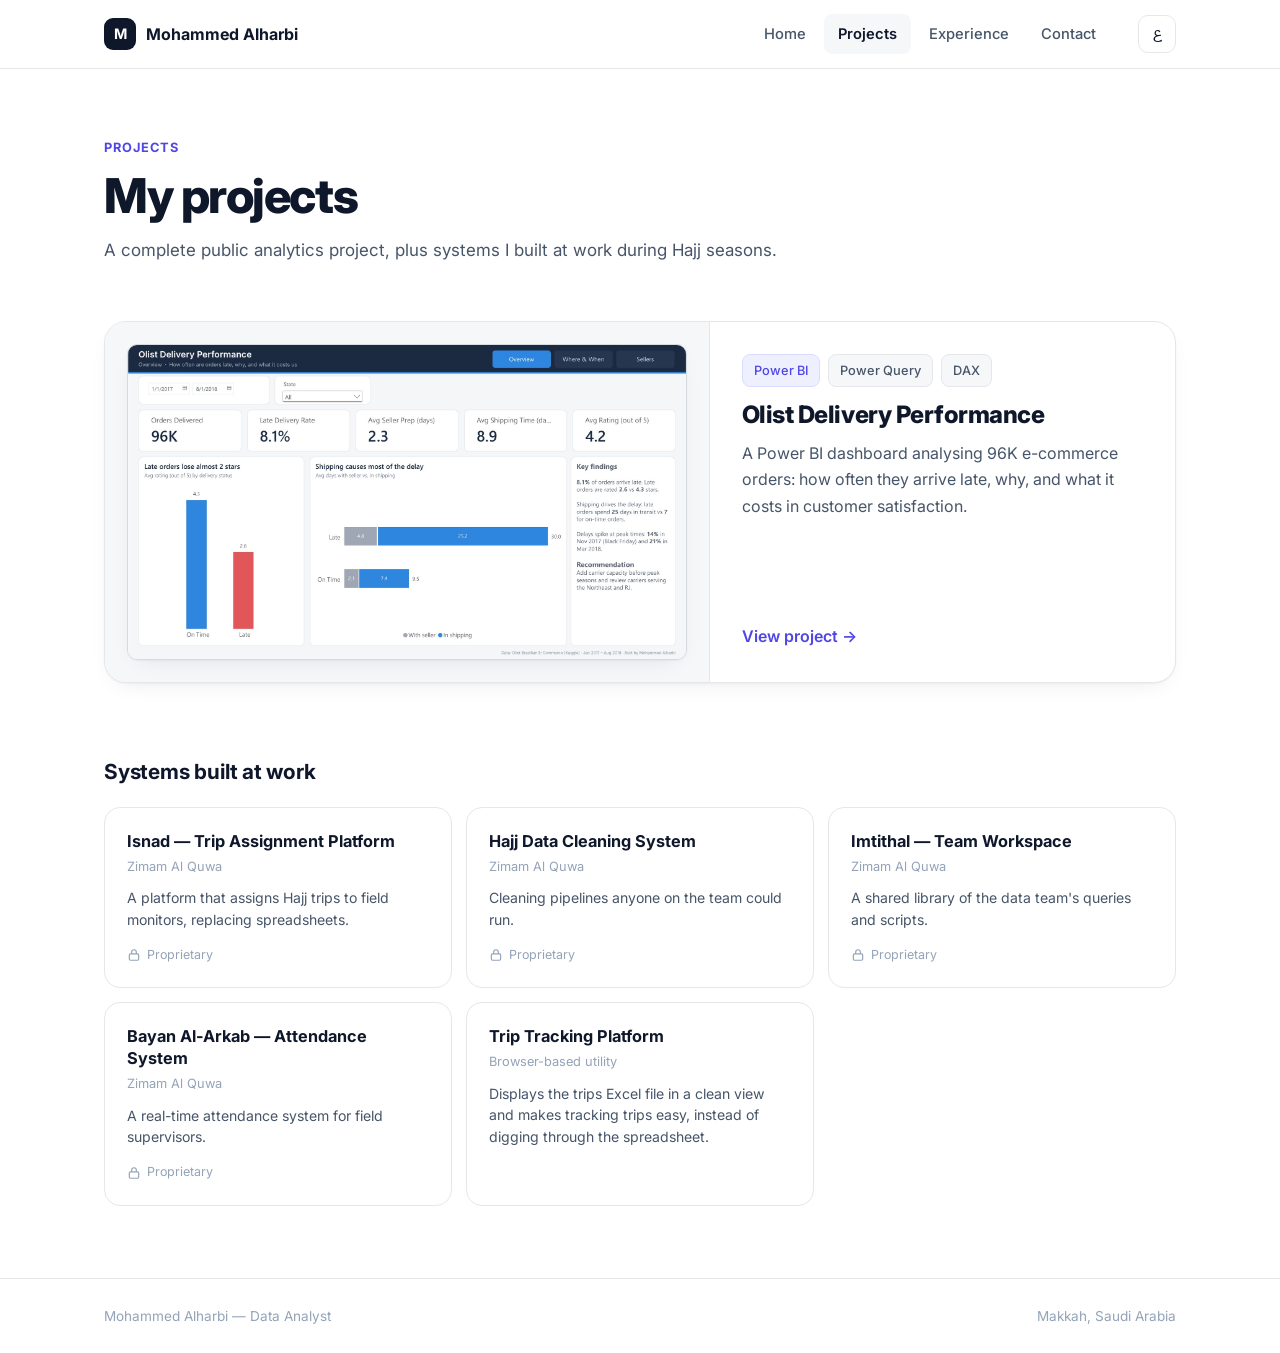
<file: projects.html>
<!DOCTYPE html>
<html lang="en" dir="ltr">
<head>
<meta charset="UTF-8">
<meta name="viewport" content="width=device-width, initial-scale=1.0">
<title>Projects — Mohammed Alharbi</title>
<meta name="description" content="Data analysis projects by Mohammed Alharbi, including a Power BI dashboard.">
<meta property="og:type" content="website">
<meta property="og:title" content="Projects — Mohammed Alharbi">
<meta property="og:description" content="Data analysis projects by Mohammed Alharbi, including a Power BI dashboard.">
<meta property="og:image" content="https://dsmohammedharbi.github.io/og.png">
<meta name="twitter:card" content="summary_large_image">
<meta name="theme-color" content="#FFFFFF">
<link rel="icon" href="favicon.ico" sizes="any">
<link rel="apple-touch-icon" href="apple-touch-icon.png">
<link rel="preconnect" href="https://fonts.googleapis.com">
<link rel="preconnect" href="https://fonts.gstatic.com" crossorigin>
<link href="https://fonts.googleapis.com/css2?family=Inter:wght@400;500;600;700;800&family=IBM+Plex+Sans+Arabic:wght@400;500;600;700&display=swap" rel="stylesheet">
<link rel="stylesheet" href="assets/style.css">
</head>
<body data-page="projects" data-title-ar="المشاريع — محمد الحربي">

<nav class="nav">
  <div class="nav-in">
    <a class="brand" href="index.html"><span class="mark">M</span><span data-ar="محمد الحربي">Mohammed Alharbi</span></a>
    <ul class="nav-links">
      <li><a href="index.html" data-nav="home" data-ar="الرئيسية">Home</a></li>
      <li><a href="projects.html" data-nav="projects" data-ar="المشاريع">Projects</a></li>
      <li><a href="experience.html" data-nav="experience" data-ar="الخبرة">Experience</a></li>
      <li><a href="contact.html" data-nav="contact" data-ar="تواصل">Contact</a></li>
    </ul>
    <div class="nav-right">
      <button class="icon-btn" id="langBtn" aria-label="Switch language">ع</button>
      <button class="icon-btn burger" id="burger" aria-label="Open menu"><svg viewBox="0 0 24 24"><path d="M3 7h18M3 12h18M3 17h18"/></svg></button>
    </div>
  </div>
</nav>
<div class="sheet" id="sheet">
  <button class="icon-btn sheet-close" id="sheetClose" aria-label="Close menu"><svg viewBox="0 0 24 24"><path d="M18 6 6 18M6 6l12 12"/></svg></button>
  <a href="index.html" data-nav="home" data-ar="الرئيسية">Home</a>
  <a href="projects.html" data-nav="projects" data-ar="المشاريع">Projects</a>
  <a href="experience.html" data-nav="experience" data-ar="الخبرة">Experience</a>
  <a href="contact.html" data-nav="contact" data-ar="تواصل">Contact</a>
</div>

<main>
<div class="wrap">
  <header class="page-head rv">
    <span class="eyebrow" data-ar="المشاريع">Projects</span>
    <h1 data-ar="مشاريعي">My projects</h1>
    <p data-ar="مشروع تحليلي كامل متاح للجميع، وأنظمة بنيتها في شغلي خلال مواسم الحج.">A complete public analytics project, plus systems I built at work during Hajj seasons.</p>
  </header>

  <section class="sec">
    <a class="pcard rv" href="olist.html">
      <div class="thumb"><img src="images/olist-overview.jpg" alt="Olist Delivery Performance dashboard" loading="lazy"></div>
      <div class="body">
        <div class="chips"><span class="chip hl">Power BI</span><span class="chip">Power Query</span><span class="chip">DAX</span></div>
        <h3 data-ar="أداء التوصيل في Olist">Olist Delivery Performance</h3>
        <p data-ar="داشبورد Power BI يحلل 96 ألف طلب لمتجر إلكتروني: كم مرة تتأخر الطلبات، وليش، وكم يكلّف هذا من رضا العميل.">A Power BI dashboard analysing 96K e-commerce orders: how often they arrive late, why, and what it costs in customer satisfaction.</p>
        <span class="more" data-ar="شاهد المشروع ←">View project →</span>
      </div>
    </a>
  </section>

  <section class="sec" style="padding-top:0">
    <h2 class="sec-title rv" data-ar="أنظمة بنيتها في العمل">Systems built at work</h2>
    <div class="mini-grid">
      <a class="mini rv" href="experience.html#isnad"><h4 data-ar="الإسناد — منصة إسناد الرحلات">Isnad — Trip Assignment Platform</h4><div class="org" data-ar="زمام القوة">Zimam Al Quwa</div>
        <p data-ar="منصة تُسند رحلات الحج للمراقبين الميدانيين بدل Excel.">A platform that assigns Hajj trips to field monitors, replacing spreadsheets.</p>
        <div class="lockline"><svg viewBox="0 0 24 24"><rect x="4" y="10" width="16" height="11" rx="2"/><path d="M8 10V7a4 4 0 0 1 8 0v3"/></svg><span data-ar="ملكية خاصة">Proprietary</span></div></a>
      <a class="mini rv" href="experience.html#cleaning"><h4 data-ar="نظام تنظيف بيانات الحج">Hajj Data Cleaning System</h4><div class="org" data-ar="زمام القوة">Zimam Al Quwa</div>
        <p data-ar="بايبلاينات تنظيف يقدر أي أحد في الفريق يشغّلها.">Cleaning pipelines anyone on the team could run.</p>
        <div class="lockline"><svg viewBox="0 0 24 24"><rect x="4" y="10" width="16" height="11" rx="2"/><path d="M8 10V7a4 4 0 0 1 8 0v3"/></svg><span data-ar="ملكية خاصة">Proprietary</span></div></a>
      <a class="mini rv" href="experience.html#imtithal"><h4 data-ar="امتثال — مساحة عمل الفريق">Imtithal — Team Workspace</h4><div class="org" data-ar="زمام القوة">Zimam Al Quwa</div>
        <p data-ar="مكتبة مشتركة لاستعلامات وسكربتات فريق البيانات.">A shared library of the data team's queries and scripts.</p>
        <div class="lockline"><svg viewBox="0 0 24 24"><rect x="4" y="10" width="16" height="11" rx="2"/><path d="M8 10V7a4 4 0 0 1 8 0v3"/></svg><span data-ar="ملكية خاصة">Proprietary</span></div></a>
      <a class="mini rv" href="experience.html#attendance"><h4 data-ar="بيان الأركاب — نظام الحضور">Bayan Al-Arkab — Attendance System</h4><div class="org" data-ar="زمام القوة">Zimam Al Quwa</div>
        <p data-ar="نظام حضور فوري للمشرفين في الميدان.">A real-time attendance system for field supervisors.</p>
        <div class="lockline"><svg viewBox="0 0 24 24"><rect x="4" y="10" width="16" height="11" rx="2"/><path d="M8 10V7a4 4 0 0 1 8 0v3"/></svg><span data-ar="ملكية خاصة">Proprietary</span></div></a>
      <a class="mini rv" href="experience.html#scheduler"><h4 data-ar="منصة تتبع الرحلات">Trip Tracking Platform</h4><div class="org" data-ar="أداة في المتصفح">Browser-based utility</div>
        <p data-ar="تعرض ملف Excel الرحلات بشكل مرتب، وتسهّل تتبع الرحلات بدل فتح الملف والتدوير فيه.">Displays the trips Excel file in a clean view and makes tracking trips easy, instead of digging through the spreadsheet.</p></a>
    </div>
  </section>
</div>
</main>

<footer>
  <div class="wrap foot">
    <span data-ar="محمد الحربي — محلل بيانات">Mohammed Alharbi — Data Analyst</span>
    <span data-ar="مكة المكرمة، السعودية">Makkah, Saudi Arabia</span>
  </div>
</footer>
<script src="assets/app.js"></script>
</body>
</html>
</file>
<file: assets/style.css>
:root{
  --bg:#FFFFFF; --bg-soft:#F6F7F9;
  --ink:#0F172A; --ink-2:#475569; --ink-3:#94A3B8;
  --line:#E5E7EB; --line-2:#D6DAE1;
  --accent:#4F46E5; --accent-2:#4338CA; --accent-soft:#EEF0FF;
  --good:#059669; --good-soft:#E7F6F0;
  --shadow:0 1px 2px rgba(15,23,42,.04),0 8px 24px -12px rgba(15,23,42,.12);
  --shadow-lg:0 2px 4px rgba(15,23,42,.04),0 24px 48px -20px rgba(15,23,42,.22);
  --font:"Inter",system-ui,-apple-system,"Segoe UI",sans-serif;
  --font-ar:"IBM Plex Sans Arabic","Inter",system-ui,sans-serif;
  --max:1120px;
}
*{box-sizing:border-box;margin:0;padding:0}
html{scroll-behavior:smooth;scroll-padding-top:84px}
body{background:var(--bg);color:var(--ink);font-family:var(--font);line-height:1.65;-webkit-font-smoothing:antialiased;
  min-height:100vh;display:flex;flex-direction:column}
html[lang="ar"] body{font-family:var(--font-ar)}
main{flex:1}
a{color:inherit}
img{max-width:100%;display:block}
.wrap{max-width:var(--max);margin:0 auto;padding:0 24px}
::selection{background:var(--accent);color:#fff}

/* nav */
.nav{position:sticky;top:0;z-index:50;background:rgba(255,255,255,.88);backdrop-filter:saturate(1.6) blur(14px);
  -webkit-backdrop-filter:saturate(1.6) blur(14px);border-bottom:1px solid var(--line)}
.nav-in{max-width:var(--max);margin:0 auto;padding:0 24px;height:68px;display:flex;align-items:center;gap:28px}
.brand{display:flex;align-items:center;gap:10px;text-decoration:none;font-weight:700;white-space:nowrap}
.brand .mark{width:32px;height:32px;border-radius:9px;background:var(--ink);color:#fff;display:grid;place-items:center;font-size:.9rem}
.nav-links{display:flex;gap:4px;list-style:none;margin-inline-start:auto}
.nav-links a{display:block;padding:8px 14px;border-radius:8px;text-decoration:none;font-size:.92rem;color:var(--ink-2);font-weight:500;transition:.2s}
.nav-links a:hover{color:var(--ink);background:var(--bg-soft)}
.nav-links a.active{color:var(--ink);background:var(--bg-soft);font-weight:600}
.nav-right{display:flex;align-items:center;gap:8px}
.icon-btn{height:38px;min-width:38px;padding:0 12px;border-radius:10px;border:1px solid var(--line);background:#fff;
  color:var(--ink);font:600 .85rem var(--font-ar);cursor:pointer;display:grid;place-items:center;transition:.2s}
.icon-btn:hover{border-color:var(--ink)}
.icon-btn svg{width:18px;height:18px;stroke:currentColor;fill:none;stroke-width:2}
.burger{display:none}
.sheet{position:fixed;inset:0;z-index:60;background:#fff;padding:90px 28px 28px;display:flex;flex-direction:column;gap:4px;
  transform:translateY(-100%);transition:transform .35s cubic-bezier(.2,.7,.3,1)}
.sheet.open{transform:none}
.sheet a{font-size:1.5rem;font-weight:700;text-decoration:none;padding:14px 0;border-bottom:1px solid var(--line)}
.sheet a.active{color:var(--accent)}
.sheet-close{position:absolute;top:15px;inset-inline-end:24px}

/* buttons & chips */
.btn{display:inline-flex;align-items:center;gap:8px;height:46px;padding:0 20px;border-radius:11px;font-weight:600;font-size:.94rem;
  text-decoration:none;border:1px solid transparent;transition:.2s;white-space:nowrap;cursor:pointer}
.btn svg{width:17px;height:17px;stroke:currentColor;fill:none;stroke-width:2;flex-shrink:0}
.btn-accent{background:var(--accent);color:#fff}
.btn-accent:hover{background:var(--accent-2);transform:translateY(-1px)}
.btn-dark{background:var(--ink);color:#fff}
.btn-dark:hover{background:#1E293B;transform:translateY(-1px)}
.btn-line{background:#fff;color:var(--ink);border-color:var(--line-2)}
.btn-line:hover{border-color:var(--ink);transform:translateY(-1px)}
.btn-sm{height:38px;padding:0 14px;font-size:.86rem;border-radius:10px}
.chip{display:inline-flex;align-items:center;padding:5px 11px;border-radius:8px;background:var(--bg-soft);border:1px solid var(--line);
  font-size:.8rem;font-weight:500;color:var(--ink-2);white-space:nowrap}
.chip.hl{background:var(--accent-soft);border-color:#D9DCFF;color:var(--accent)}
.chips{display:flex;flex-wrap:wrap;gap:8px}

/* page header */
.page-head{padding:64px 0 36px}
.eyebrow{display:inline-block;font-size:.8rem;font-weight:700;color:var(--accent);letter-spacing:.08em;text-transform:uppercase;margin-bottom:12px}
html[lang="ar"] .eyebrow{letter-spacing:0}
.page-head h1{font-size:clamp(2rem,4.4vw,3rem);line-height:1.1;letter-spacing:-.03em;font-weight:800}
html[lang="ar"] .page-head h1{letter-spacing:0;line-height:1.3}
.page-head p{margin-top:14px;color:var(--ink-2);font-size:1.06rem;max-width:62ch}
.back{display:inline-flex;align-items:center;gap:6px;font-size:.88rem;font-weight:600;color:var(--ink-2);text-decoration:none;margin-bottom:22px}
.back:hover{color:var(--accent)}
.sec{padding:20px 0 72px}
.sec-title{font-size:1.3rem;font-weight:700;letter-spacing:-.01em;margin-bottom:18px}
.muted{color:var(--ink-2)}

/* home */
.home{position:relative;overflow:hidden;display:flex;align-items:center;min-height:calc(100vh - 68px - 90px)}
.home::before{content:"";position:absolute;top:-30%;inset-inline-end:-10%;width:720px;height:720px;border-radius:50%;
  background:radial-gradient(circle,rgba(79,70,229,.13),transparent 65%);pointer-events:none}
.home .wrap{position:relative;width:100%;padding-top:40px;padding-bottom:40px}
.pill{display:inline-flex;align-items:center;gap:8px;padding:6px 12px;border-radius:100px;background:var(--good-soft);
  color:var(--good);font-weight:600;font-size:.82rem}
.pill i{width:8px;height:8px;border-radius:50%;background:var(--good);box-shadow:0 0 0 4px rgba(5,150,105,.18)}
.home h1{font-size:clamp(2.8rem,7vw,5rem);line-height:1;letter-spacing:-.04em;font-weight:800;margin:24px 0 16px}
html[lang="ar"] .home h1{letter-spacing:0;line-height:1.25}
.home h1 span{color:var(--accent)}
.home .role{font-size:1.25rem;font-weight:600;color:var(--ink-2)}
.home .intro{margin-top:22px;font-size:1.12rem;color:var(--ink-2);max-width:58ch}
.home .intro strong{color:var(--ink)}
.home-actions{display:flex;flex-wrap:wrap;gap:10px;margin-top:34px}

/* project cards */
.pcard{display:grid;grid-template-columns:1.3fr 1fr;background:#fff;border:1px solid var(--line);border-radius:22px;overflow:hidden;
  text-decoration:none;box-shadow:var(--shadow);transition:.25s}
.pcard:hover{box-shadow:var(--shadow-lg);transform:translateY(-3px)}
.pcard .thumb{background:var(--bg-soft);padding:22px;display:flex;align-items:center;border-inline-end:1px solid var(--line)}
.pcard .thumb img{border-radius:10px;border:1px solid var(--line-2);box-shadow:var(--shadow)}
.pcard .body{padding:32px;display:flex;flex-direction:column}
.pcard h3{font-size:1.5rem;font-weight:800;letter-spacing:-.02em;line-height:1.2;margin:14px 0 10px}
html[lang="ar"] .pcard h3{letter-spacing:0}
.pcard p{color:var(--ink-2)}
.pcard .more{margin-top:auto;padding-top:22px;font-weight:600;color:var(--accent)}
.mini-grid{display:grid;grid-template-columns:repeat(3,1fr);gap:14px}
.mini{display:block;background:#fff;border:1px solid var(--line);border-radius:16px;padding:22px;text-decoration:none;transition:.2s}
.mini:hover{border-color:var(--line-2);box-shadow:var(--shadow)}
.mini h4{font-size:1.02rem;font-weight:700;line-height:1.35}
.mini .org{font-size:.8rem;color:var(--ink-3);margin-top:4px}
.mini p{font-size:.88rem;color:var(--ink-2);margin-top:10px;line-height:1.55}
.mini .lockline{display:flex;align-items:center;gap:6px;margin-top:14px;font-size:.78rem;color:var(--ink-3)}
.lockline svg,.lock svg{width:14px;height:14px;stroke:currentColor;fill:none;stroke-width:2;flex-shrink:0}

/* project page */
.p-actions{display:flex;flex-wrap:wrap;gap:8px;margin-top:24px}
.viewer{background:var(--bg-soft);border:1px solid var(--line);border-radius:20px;padding:20px}
.tabs{display:flex;gap:6px;margin-bottom:14px;flex-wrap:wrap}
.tab{height:38px;padding:0 16px;border-radius:9px;border:1px solid var(--line);background:#fff;font:600 .86rem var(--font);color:var(--ink-2);cursor:pointer;transition:.2s}
html[lang="ar"] .tab{font-family:var(--font-ar)}
.tab:hover{color:var(--ink);border-color:var(--line-2)}
.tab.on{background:var(--ink);border-color:var(--ink);color:#fff}
.shot{display:none;border-radius:12px;overflow:hidden;border:1px solid var(--line-2);box-shadow:var(--shadow-lg);background:#fff;position:relative;text-decoration:none}
.shot.on{display:block}
.shot .zoom{position:absolute;bottom:12px;inset-inline-end:12px;background:rgba(15,23,42,.78);color:#fff;font-size:.78rem;font-weight:600;padding:6px 10px;border-radius:8px;opacity:0;transition:.2s}
.shot:hover .zoom{opacity:1}
.shot-cap{margin-top:12px;font-size:.9rem;color:var(--ink-2)}
.findings{display:grid;grid-template-columns:repeat(3,1fr);gap:14px}
.finding{border:1px solid var(--line);border-radius:16px;padding:24px;background:#fff}
.finding b{display:block;font-size:2.3rem;font-weight:800;letter-spacing:-.03em;line-height:1;color:var(--accent);margin-bottom:12px}
.finding strong{display:block;font-size:1rem;margin-bottom:6px}
.finding p{font-size:.9rem;color:var(--ink-2);line-height:1.55}
.recs{display:grid;gap:10px}
.rec{display:flex;gap:12px;align-items:flex-start;padding:16px 18px;border-radius:14px;background:var(--good-soft)}
.rec svg{width:20px;height:20px;stroke:var(--good);fill:none;stroke-width:2.4;flex-shrink:0;margin-top:3px}
.rec p{color:#064E3B}
details.more-box{border:1px solid var(--line);border-radius:16px;background:#fff}
details.more-box summary{list-style:none;cursor:pointer;padding:20px 24px;display:flex;align-items:center;justify-content:space-between;gap:12px;font-weight:700;font-size:1.05rem}
details.more-box summary::-webkit-details-marker{display:none}
details.more-box summary .hint{font-weight:500;font-size:.86rem;color:var(--ink-3)}
details.more-box summary::after{content:"+";font-size:1.4rem;font-weight:500;color:var(--accent);line-height:1}
details.more-box[open] summary::after{content:"–"}
details.more-box .in{padding:0 24px 24px}
.built{display:grid;grid-template-columns:repeat(2,minmax(0,1fr));gap:12px}
.bcard{border:1px solid var(--line);border-radius:14px;padding:20px;min-width:0;background:var(--bg-soft)}
.bcard h5{font-size:.98rem;font-weight:700;margin-bottom:10px}
.bcard ul{list-style:none;display:grid;gap:8px}
.bcard li{font-size:.88rem;color:var(--ink-2);line-height:1.5;padding-inline-start:14px;position:relative}
.bcard li::before{content:"";position:absolute;inset-inline-start:0;top:.62em;width:6px;height:6px;border-radius:50%;background:var(--accent);opacity:.55}
code{font-family:ui-monospace,SFMono-Regular,Consolas,monospace;font-size:.82em;background:#fff;border:1px solid var(--line);padding:1px 6px;border-radius:6px;color:var(--ink)}
.dax{margin-top:14px;background:#0F172A;color:#E2E8F0;border-radius:10px;padding:14px 16px;font:500 .8rem/1.6 ui-monospace,Consolas,monospace;overflow-wrap:anywhere;direction:ltr;text-align:left}
.dax .k{color:#A5B4FC}.dax .f{color:#FBBF24}
.src{margin-top:18px;font-size:.88rem;color:var(--ink-2)}
.src a{font-weight:600;color:var(--ink)}

/* experience */
.timeline{display:grid;gap:12px}
.role-card{display:grid;grid-template-columns:170px 1fr;gap:24px;background:#fff;border:1px solid var(--line);border-radius:16px;padding:22px 24px}
.role-card .when{font-size:.86rem;font-weight:600;color:var(--accent)}
.role-card h4{font-size:1.05rem}
.role-card .org{font-size:.86rem;color:var(--ink-2)}
.role-card p{font-size:.9rem;color:var(--ink-2);margin-top:8px}
.cases{display:grid;grid-template-columns:1fr 1fr;gap:16px}
.case{background:#fff;border:1px solid var(--line);border-radius:18px;padding:26px;display:flex;flex-direction:column;scroll-margin-top:90px}
.case h3{font-size:1.15rem;font-weight:700;line-height:1.3}
.case .org{font-size:.82rem;color:var(--ink-3);margin-top:4px}
.case p.sum{margin-top:12px;color:var(--ink-2);font-size:.93rem}
.figs{display:flex;flex-wrap:wrap;gap:22px;margin-top:16px}
.fig b{display:block;font-size:1.3rem;font-weight:800;letter-spacing:-.02em}
.fig span{font-size:.8rem;color:var(--ink-2)}
.case details{margin-top:16px;border-top:1px solid var(--line);padding-top:12px}
.case summary{cursor:pointer;font-weight:600;font-size:.88rem;color:var(--accent);list-style:none;display:flex;align-items:center;gap:6px}
.case summary::-webkit-details-marker{display:none}
.case summary::after{content:"+";font-weight:700}
.case details[open] summary::after{content:"–"}
.case details h5{font-size:.76rem;text-transform:uppercase;letter-spacing:.06em;color:var(--ink-3);margin:12px 0 6px}
html[lang="ar"] .case details h5{letter-spacing:0}
.case details p,.case details li{font-size:.88rem;color:var(--ink-2);line-height:1.55}
.case details ul{padding-inline-start:18px;display:grid;gap:4px}
.case .chips{margin-top:auto;padding-top:16px}
.lock{display:flex;align-items:center;gap:8px;margin-top:12px;font-size:.78rem;color:var(--ink-3)}
.skills{display:grid;grid-template-columns:repeat(3,1fr);gap:14px}
.skill{background:#fff;border:1px solid var(--line);border-radius:16px;padding:22px}
.skill.feature{grid-column:span 2;background:linear-gradient(135deg,#fff 0%,var(--accent-soft) 100%);border-color:#DCDFFF}
.skill-ic{width:40px;height:40px;border-radius:11px;display:grid;place-items:center;background:var(--bg-soft);margin-bottom:14px;font-weight:800;font-size:.82rem}
.skill.feature .skill-ic{background:var(--accent);color:#fff}
.skill h4{font-size:1.05rem;font-weight:700}
.skill p{font-size:.9rem;color:var(--ink-2);margin-top:8px;line-height:1.55}
.skill .chips{margin-top:14px}
.edu{display:flex;align-items:center;justify-content:space-between;gap:20px;background:#fff;border:1px solid var(--line);border-radius:16px;padding:24px 28px;flex-wrap:wrap}
.edu h4{font-size:1.1rem;font-weight:700}
.edu p{color:var(--ink-2);margin-top:2px}
.edu .yr{font-size:2rem;font-weight:800;color:var(--accent)}
.block+.block{margin-top:0}

/* contact */
.contact-grid{display:grid;grid-template-columns:repeat(2,1fr);gap:14px}
.cbox{display:flex;align-items:center;gap:16px;background:#fff;border:1px solid var(--line);border-radius:16px;padding:22px;text-decoration:none;transition:.2s}
.cbox:hover{border-color:var(--accent);box-shadow:var(--shadow)}
.cbox .ic{width:46px;height:46px;border-radius:12px;background:var(--accent-soft);color:var(--accent);display:grid;place-items:center;flex-shrink:0}
.cbox .ic svg{width:21px;height:21px;stroke:currentColor;fill:none;stroke-width:2}
.cbox small{display:block;font-size:.8rem;color:var(--ink-3);font-weight:500}
.cbox span{font-weight:600;word-break:break-word}
.avail{margin-top:26px;padding:20px 22px;border-radius:16px;background:var(--good-soft);color:#064E3B}

/* footer */
footer{border-top:1px solid var(--line);padding:26px 0;color:var(--ink-3);font-size:.85rem}
.foot{display:flex;justify-content:space-between;gap:12px;flex-wrap:wrap}

.ltr-num{direction:ltr;unicode-bidi:isolate}
html[dir="rtl"] .finding b,html[dir="rtl"] .fig b{direction:ltr;unicode-bidi:isolate;text-align:right}

.rv{opacity:0;transform:translateY(12px);transition:opacity .55s ease,transform .55s cubic-bezier(.2,.7,.3,1)}
.rv.in{opacity:1;transform:none}
@media (prefers-reduced-motion:reduce){.rv{opacity:1;transform:none;transition:none}}

@media (max-width:960px){
  .pcard{grid-template-columns:1fr}
  .pcard .thumb{border-inline-end:none;border-bottom:1px solid var(--line)}
  .mini-grid,.findings{grid-template-columns:1fr 1fr}
  .skills{grid-template-columns:1fr 1fr}
}
@media (max-width:820px){
  .nav-links{display:none}
  .burger{display:grid}
  .nav-right{margin-inline-start:auto}
  .cases,.contact-grid{grid-template-columns:1fr}
  .role-card{grid-template-columns:1fr;gap:6px}
}
@media (max-width:640px){
  .wrap,.nav-in{padding:0 18px}
  .page-head{padding:44px 0 26px}
  .mini-grid,.findings,.built,.skills{grid-template-columns:1fr}
  .skill.feature{grid-column:auto}
  .viewer{padding:12px;border-radius:14px}
  .pcard .body{padding:24px}
}
</file>
